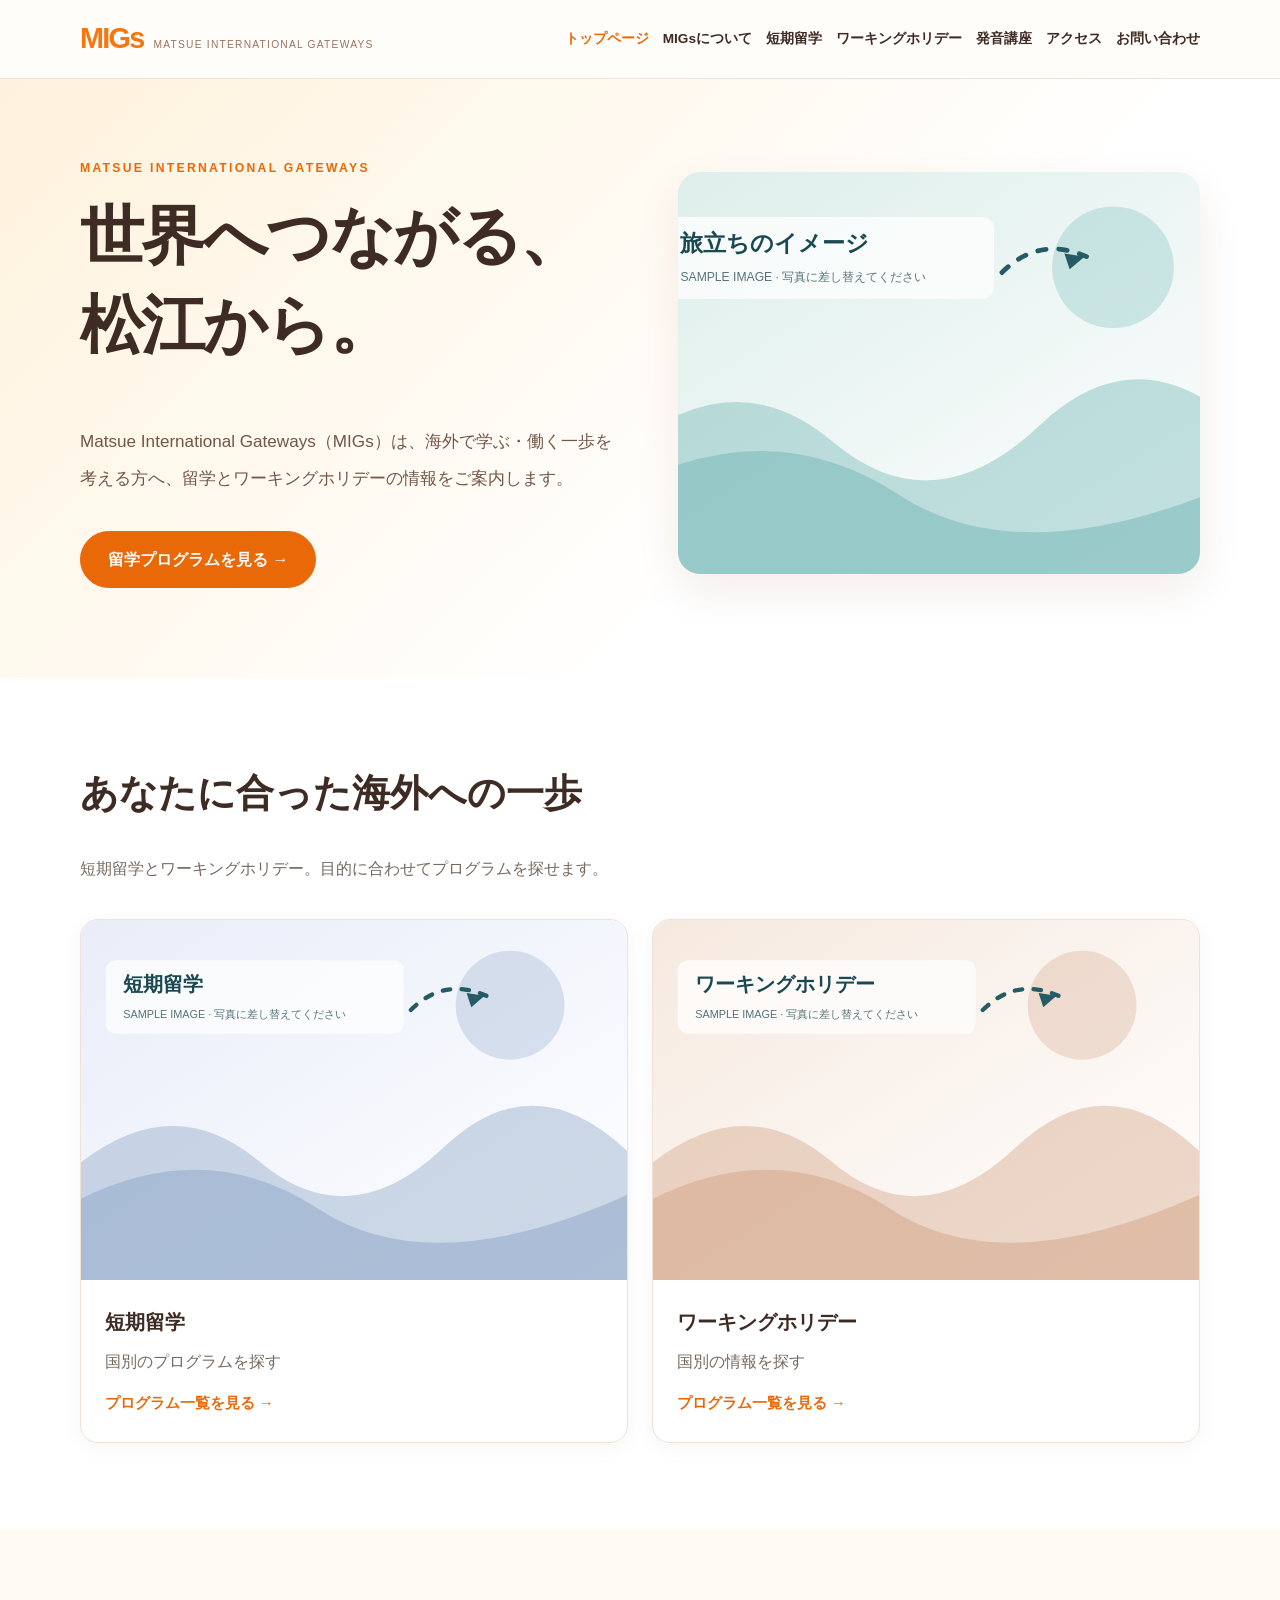
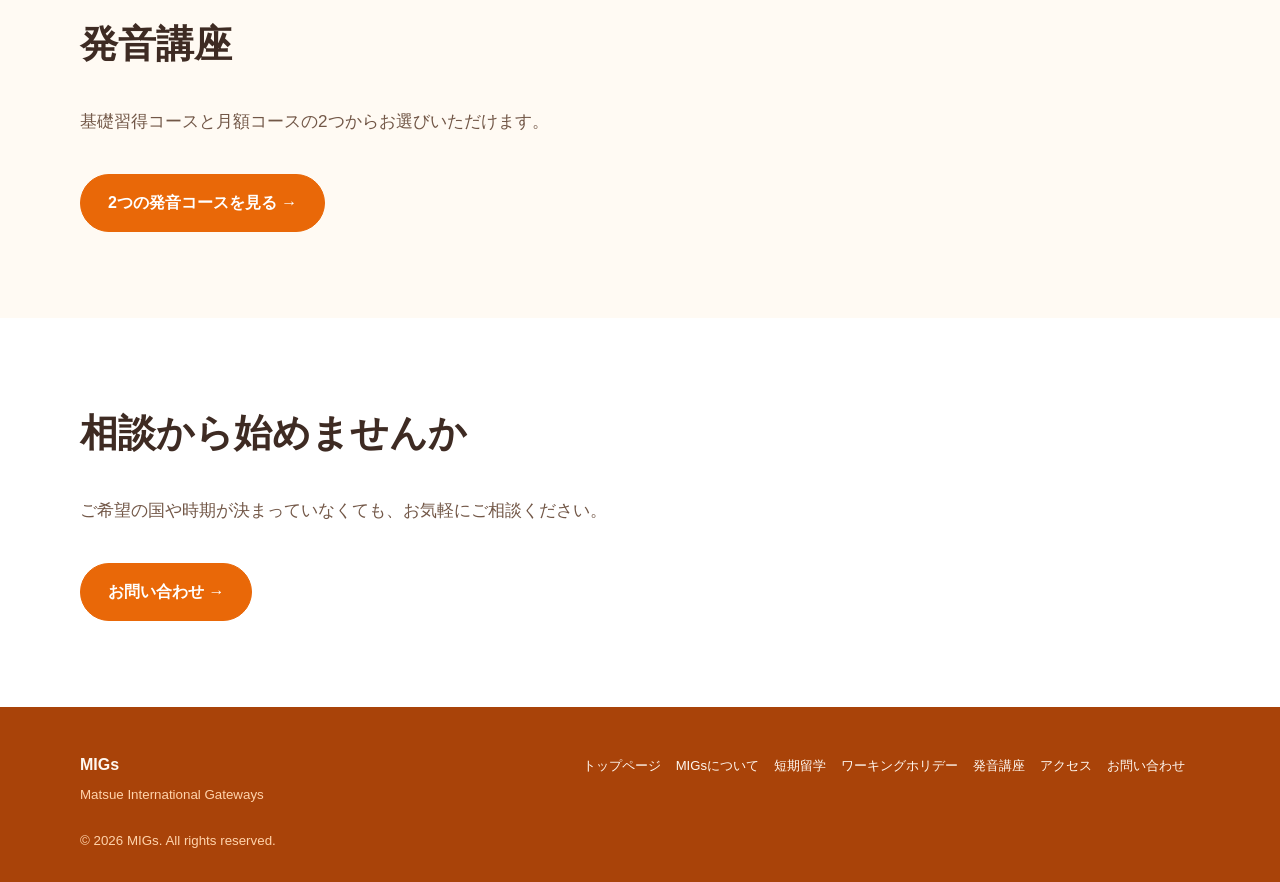
<file: index.html>
<!doctype html><html lang="ja"><head><meta charset="utf-8"><meta name="viewport" content="width=device-width,initial-scale=1"><meta name="description" content="Matsue International Gateways - 松江から海外留学・ワーキングホリデーへ"><meta name="theme-color" content="#123b43"><title>MIGs | Matsue International Gateways</title><link rel="stylesheet" href="assets/style.css?v=20261114-access"></head><body data-page="index"><div id="site-header"></div><main id="app" aria-live="polite"><section class="loading"><p>ページを読み込んでいます…</p></section></main><div id="site-footer"></div><script defer src="assets/app.js?v=20261114-access"></script></body></html>
</file>
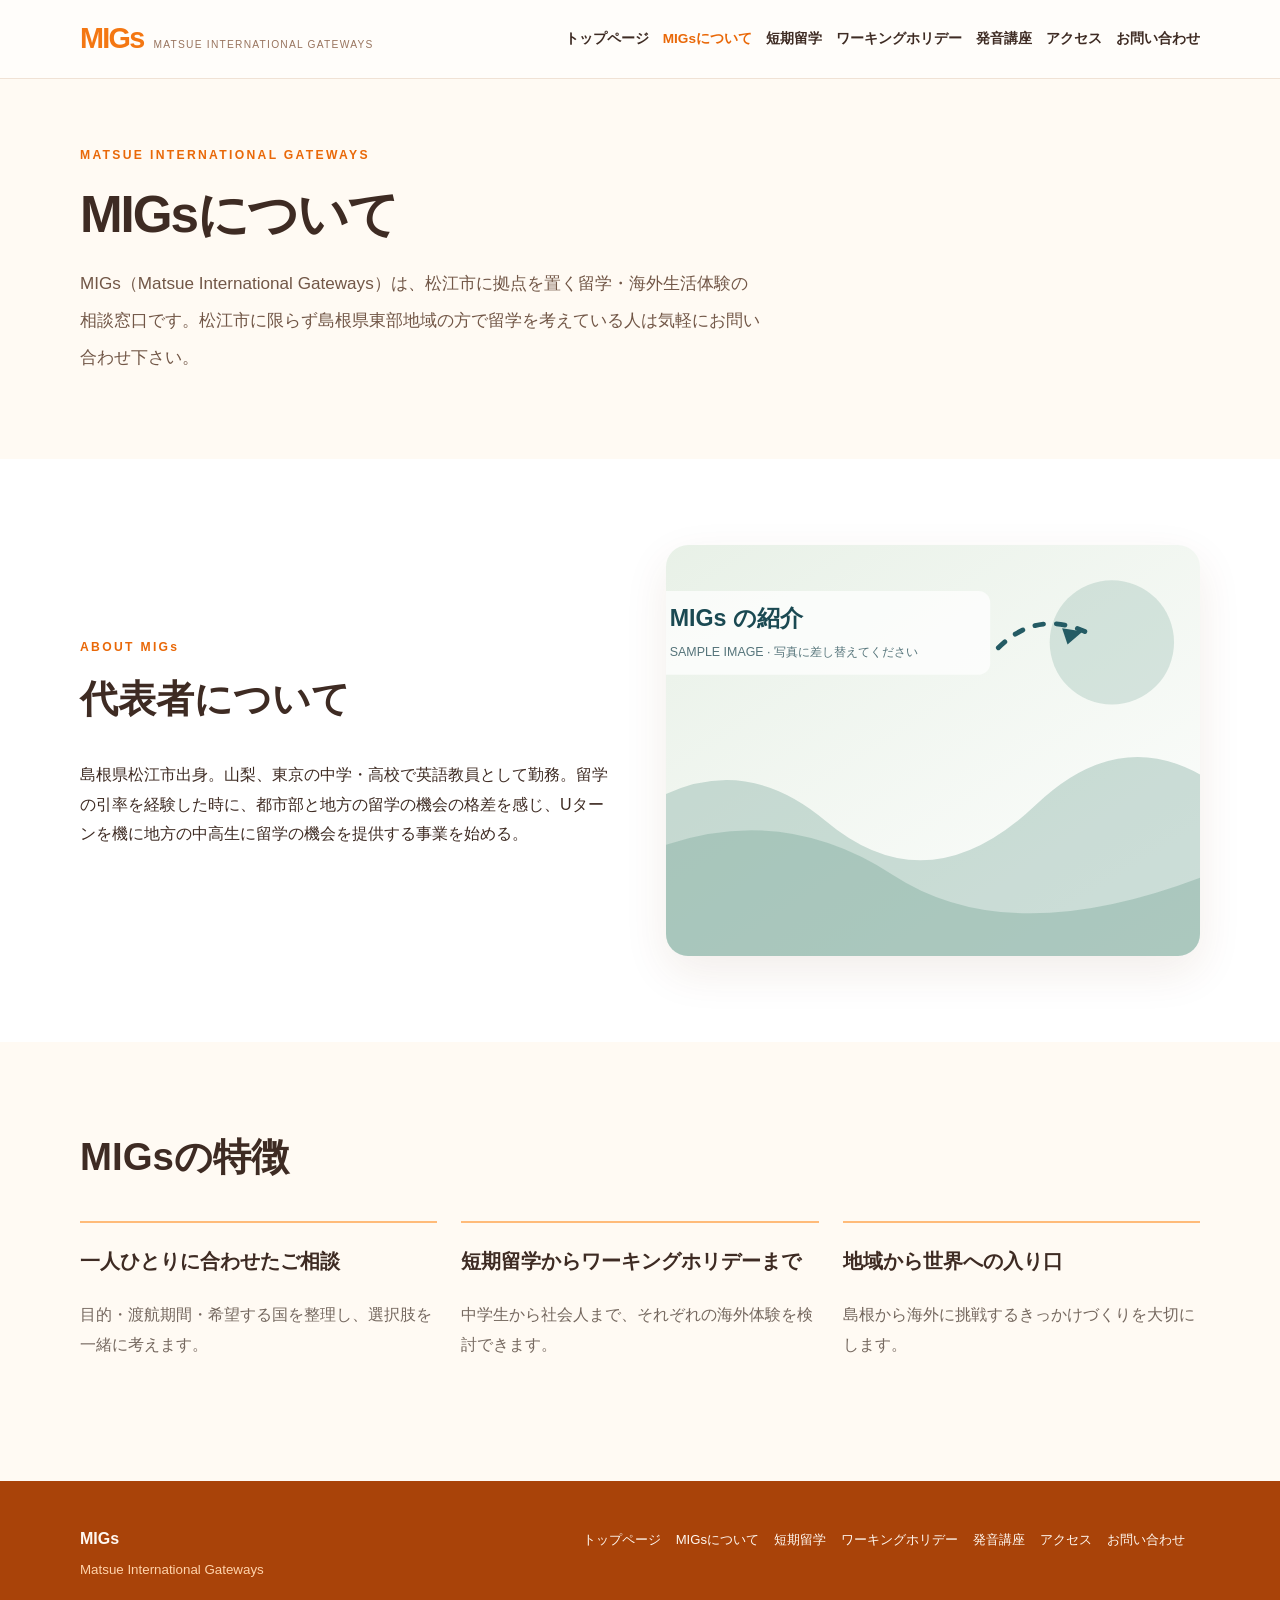
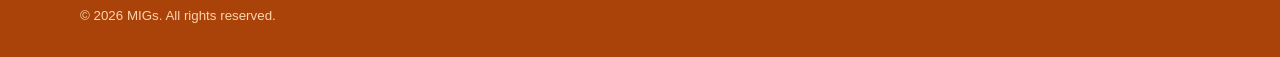
<file: about.html>
<!doctype html><html lang="ja"><head><meta charset="utf-8"><meta name="viewport" content="width=device-width,initial-scale=1"><meta name="description" content="Matsue International Gateways - 松江から海外留学・ワーキングホリデーへ"><meta name="theme-color" content="#123b43"><title>MIGs | Matsue International Gateways</title><link rel="stylesheet" href="assets/style.css?v=20261114-access"></head><body data-page="about"><div id="site-header"></div><main id="app" aria-live="polite"><section class="loading"><p>ページを読み込んでいます…</p></section></main><div id="site-footer"></div><script defer src="assets/app.js?v=20261114-access"></script></body></html>
</file>
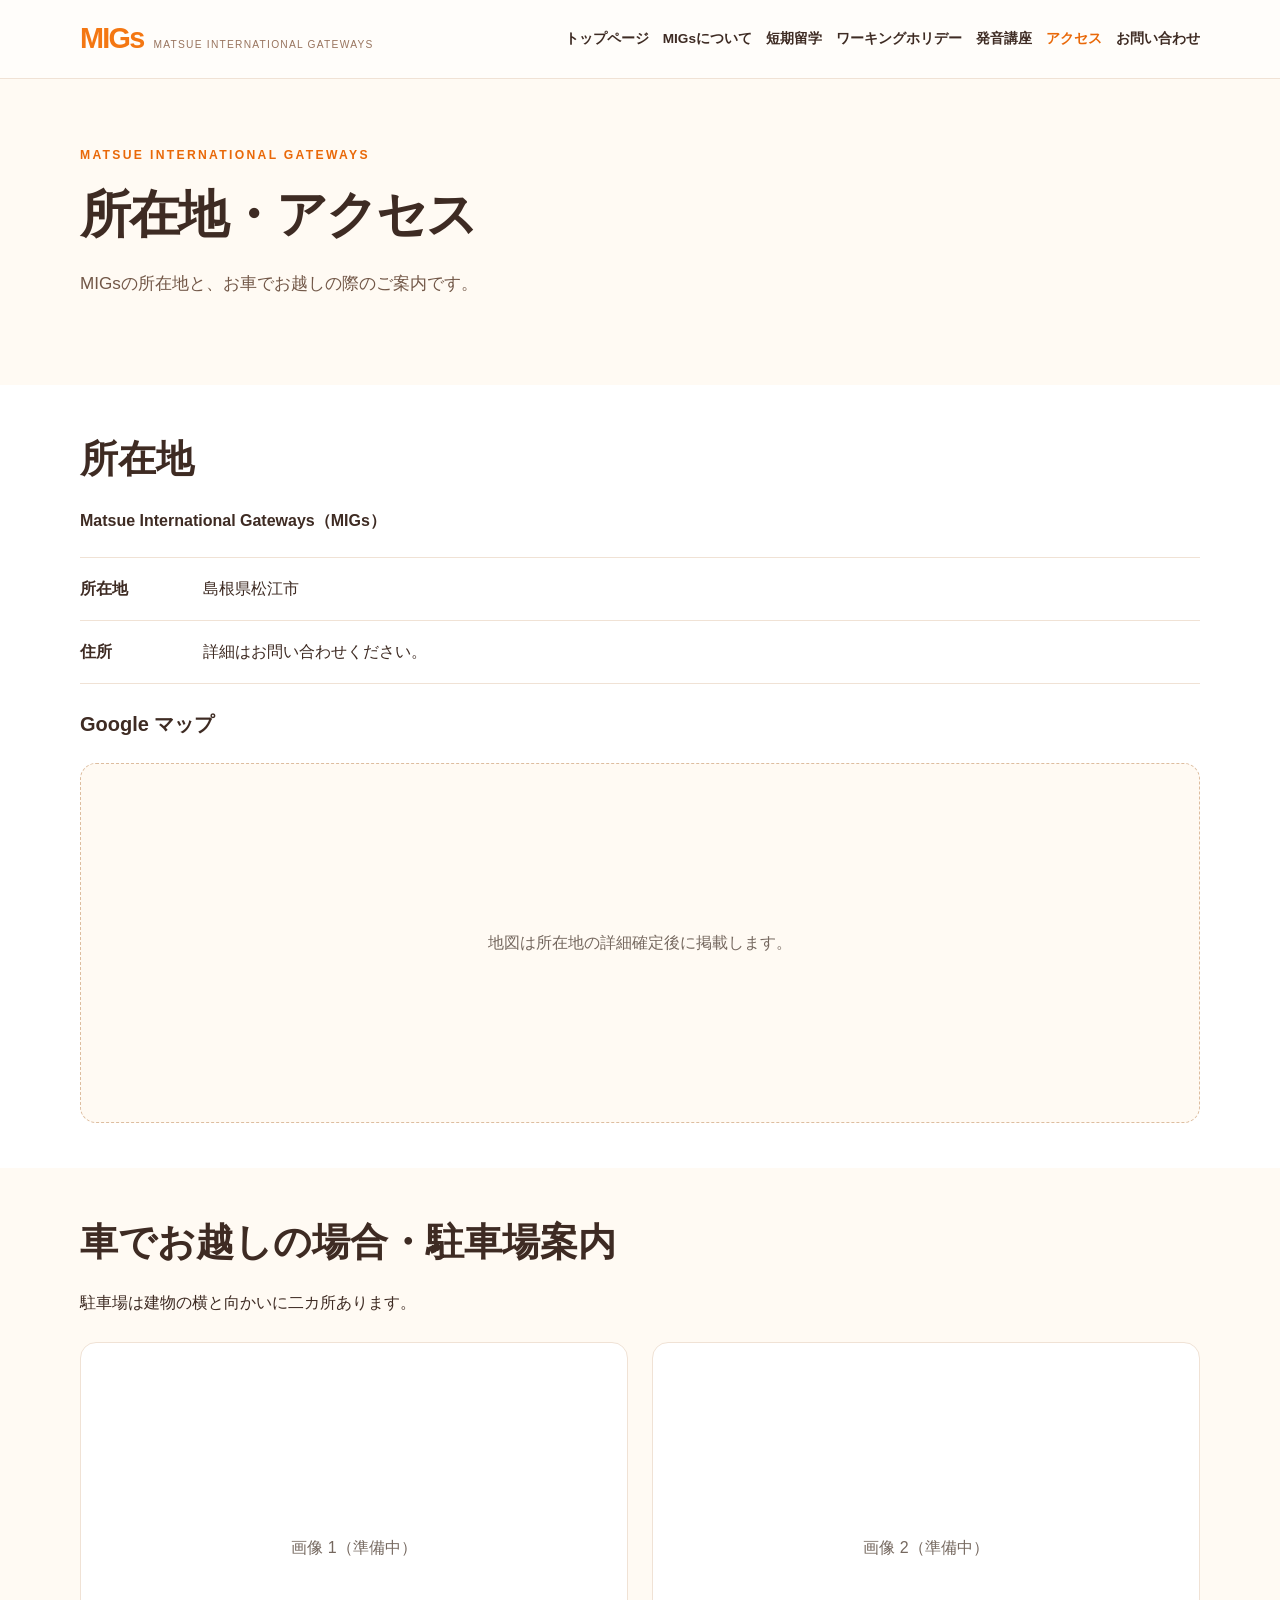
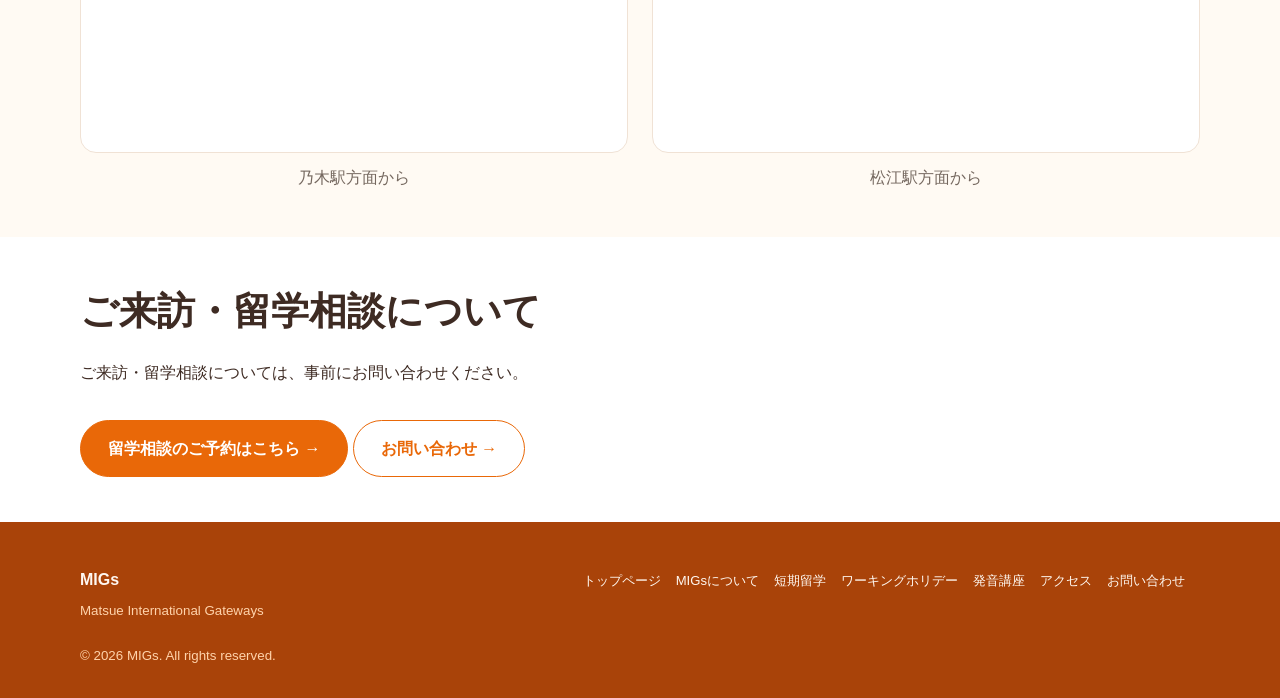
<file: access.html>
<!doctype html><html lang="ja"><head><meta charset="utf-8"><meta name="viewport" content="width=device-width,initial-scale=1"><meta name="description" content="Matsue International Gateways - 松江から海外留学・ワーキングホリデーへ"><meta name="theme-color" content="#123b43"><title>所在地・アクセス | MIGs</title><link rel="stylesheet" href="assets/style.css?v=20261114-access"></head><body data-page="access"><div id="site-header"></div><main id="app" aria-live="polite"><section class="loading"><p>ページを読み込んでいます…</p></section></main><div id="site-footer"></div><script defer src="assets/app.js?v=20261114-access"></script></body></html>
</file>
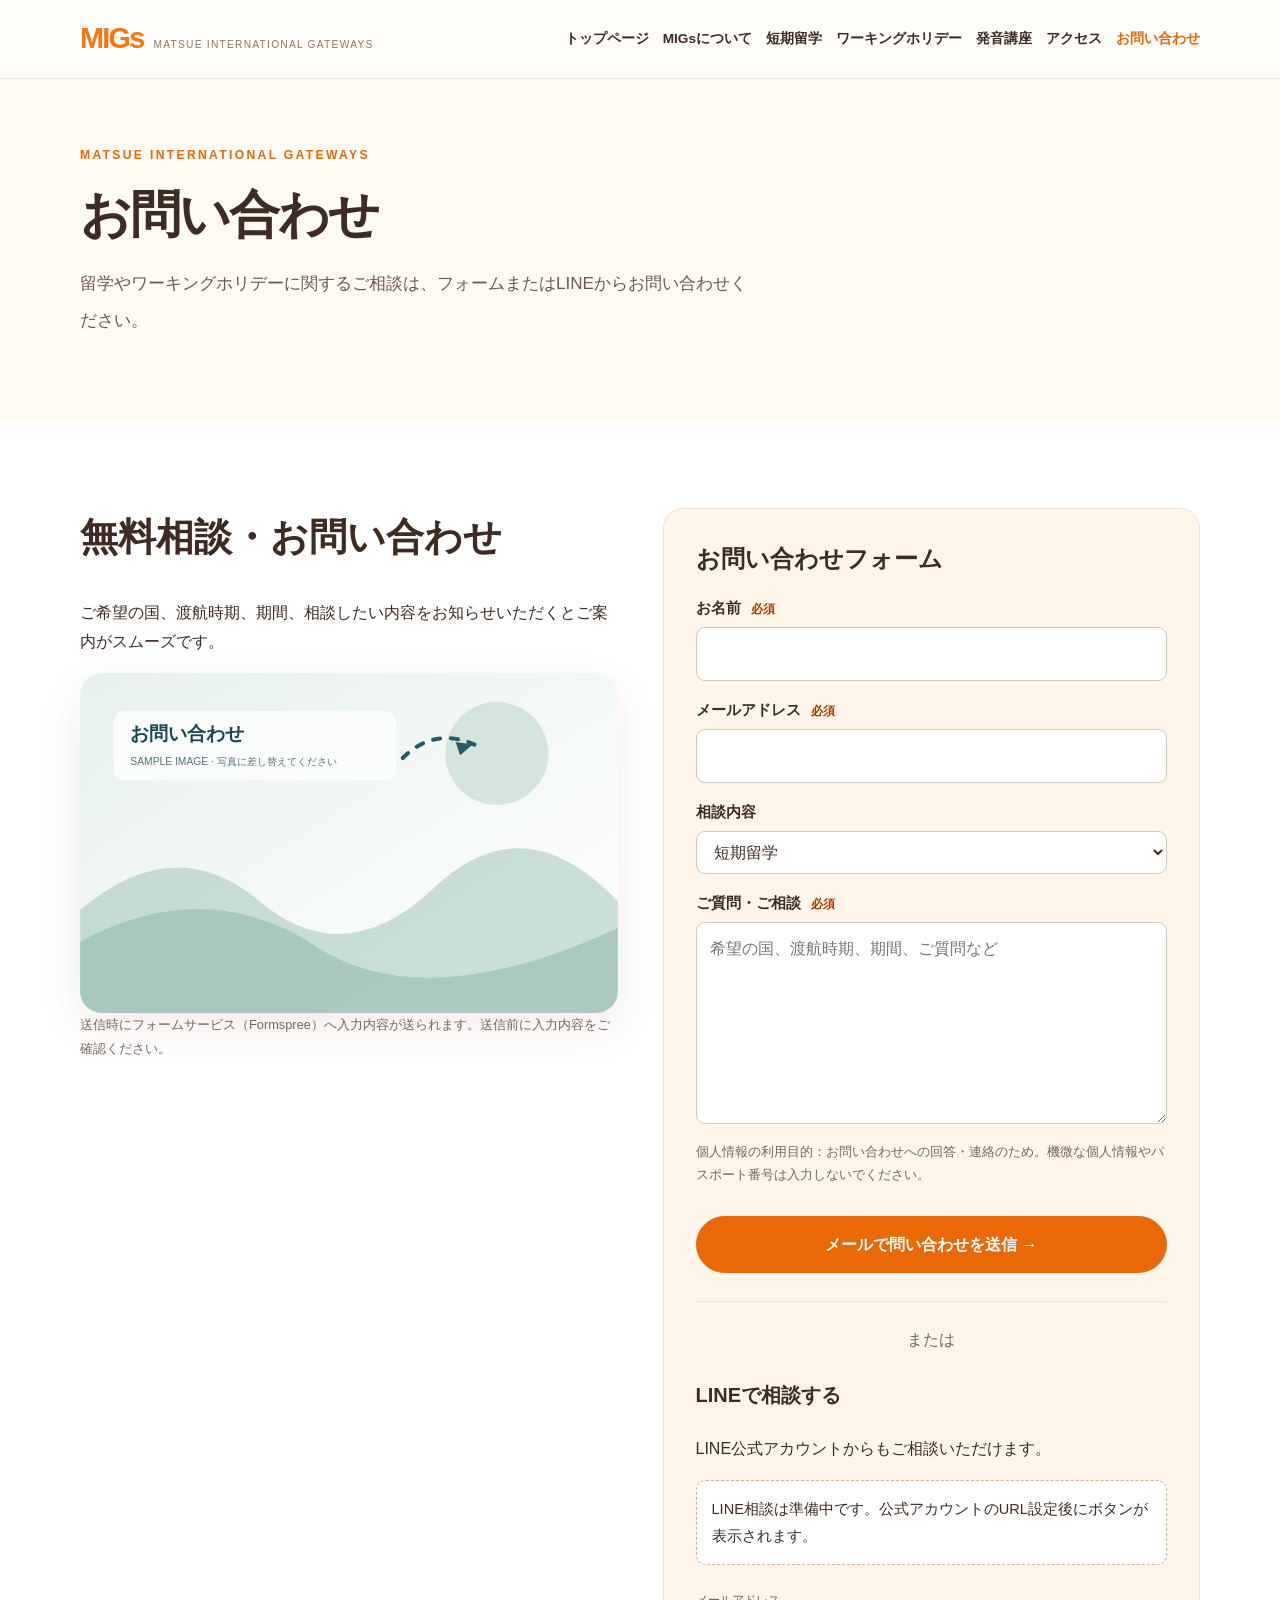
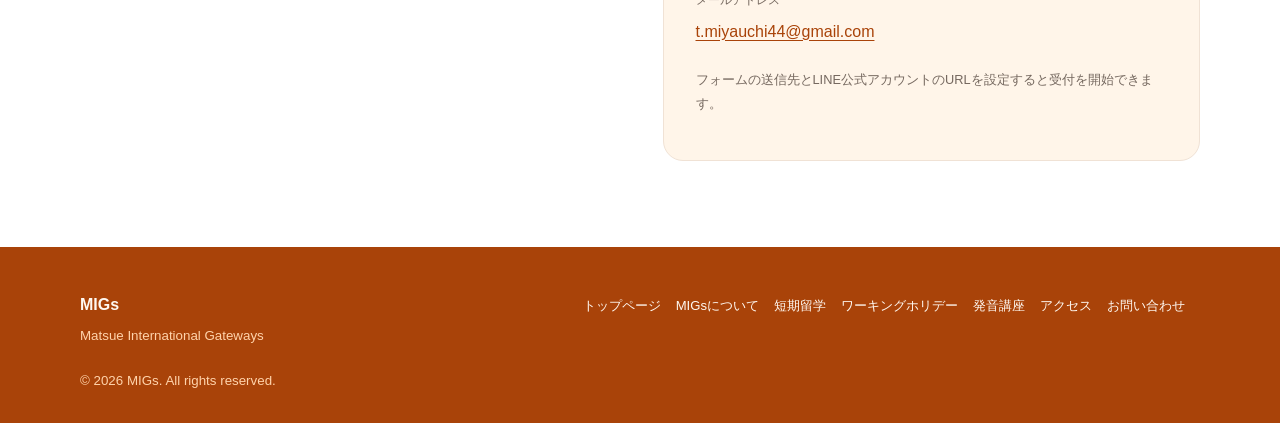
<file: contact.html>
<!doctype html><html lang="ja"><head><meta charset="utf-8"><meta name="viewport" content="width=device-width,initial-scale=1"><meta name="description" content="Matsue International Gateways - 松江から海外留学・ワーキングホリデーへ"><meta name="theme-color" content="#123b43"><title>MIGs | Matsue International Gateways</title><link rel="stylesheet" href="assets/style.css?v=20261114-access"></head><body data-page="contact"><div id="site-header"></div><main id="app" aria-live="polite"><section class="loading"><p>ページを読み込んでいます…</p></section></main><div id="site-footer"></div><script defer src="assets/app.js?v=20261114-access"></script></body></html>
</file>
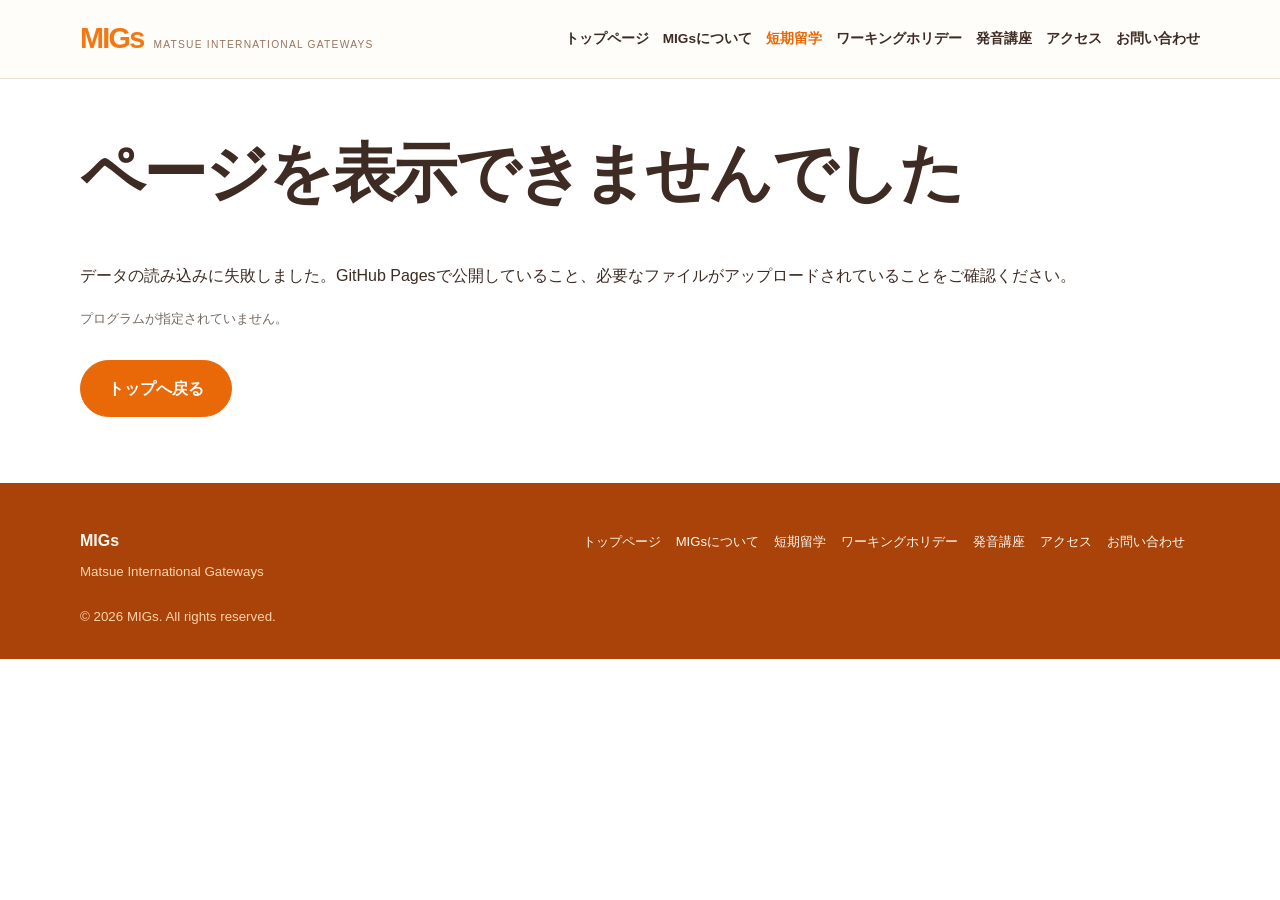
<file: program.html>
<!doctype html><html lang="ja"><head><meta charset="utf-8"><meta name="viewport" content="width=device-width,initial-scale=1"><meta name="description" content="Matsue International Gateways - 松江から海外留学・ワーキングホリデーへ"><meta name="theme-color" content="#123b43"><title>MIGs | Matsue International Gateways</title><link rel="stylesheet" href="assets/style.css?v=20261114-access"></head><body data-page="program"><div id="site-header"></div><main id="app" aria-live="polite"><section class="loading"><p>ページを読み込んでいます…</p></section></main><div id="site-footer"></div><script defer src="assets/app.js?v=20261114-access"></script></body></html>
</file>
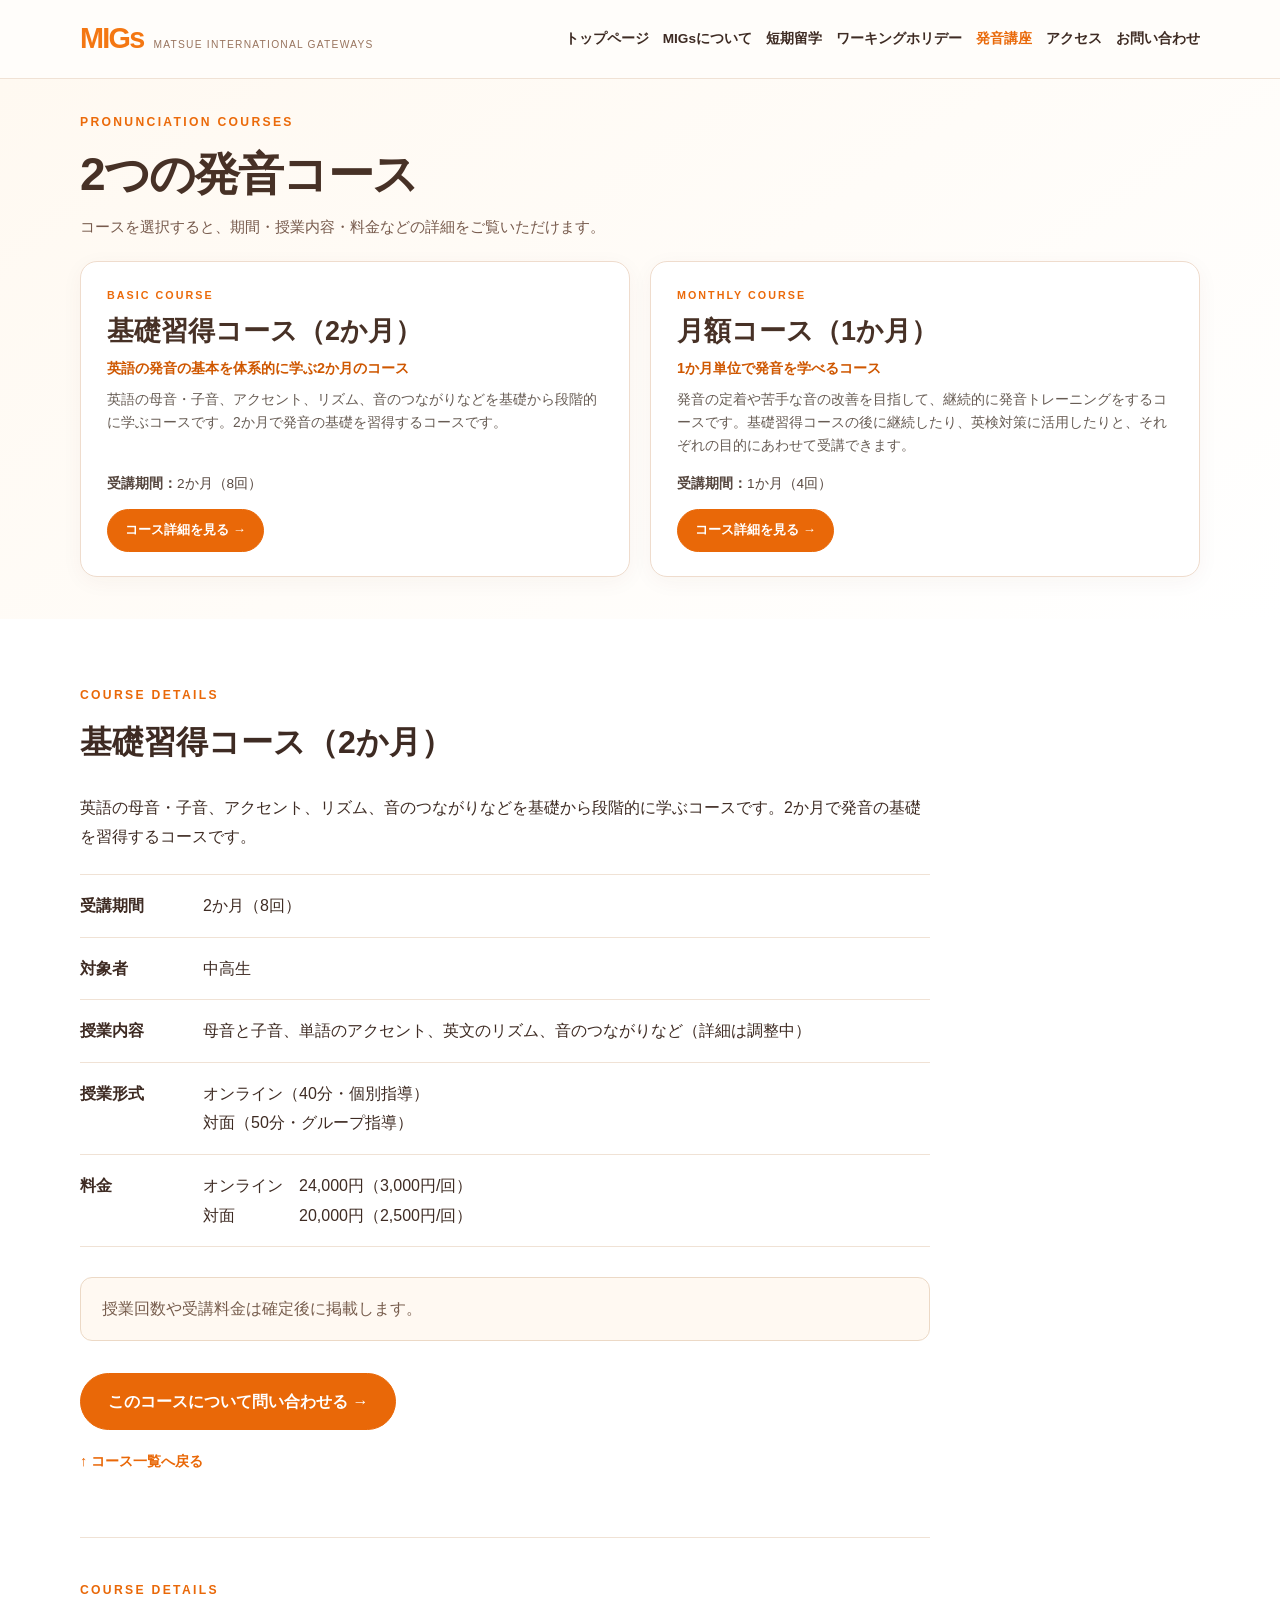
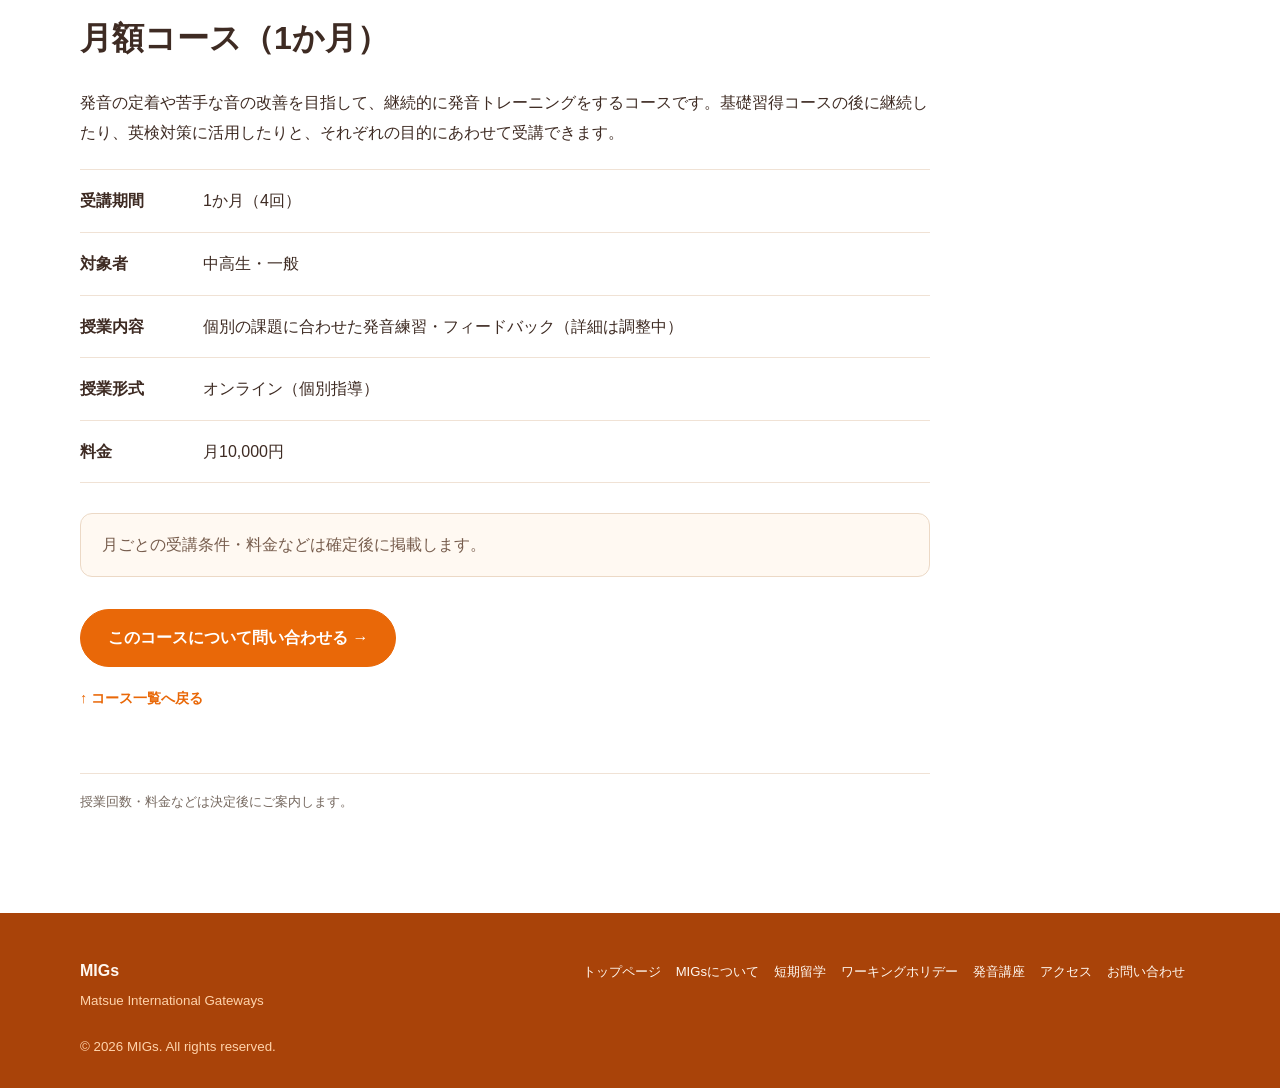
<file: pronunciation.html>
<!doctype html><html lang="ja"><head><meta charset="utf-8"><meta name="viewport" content="width=device-width,initial-scale=1"><meta name="description" content="Matsue International Gateways - 松江から海外留学・ワーキングホリデーへ"><meta name="theme-color" content="#123b43"><title>発音講座 | MIGs</title><link rel="stylesheet" href="assets/style.css?v=20261114-access"></head><body data-page="pronunciation"><div id="site-header"></div><main id="app" aria-live="polite"><section class="loading"><p>ページを読み込んでいます…</p></section></main><div id="site-footer"></div><script defer src="assets/app.js?v=20261114-access"></script></body></html>
</file>
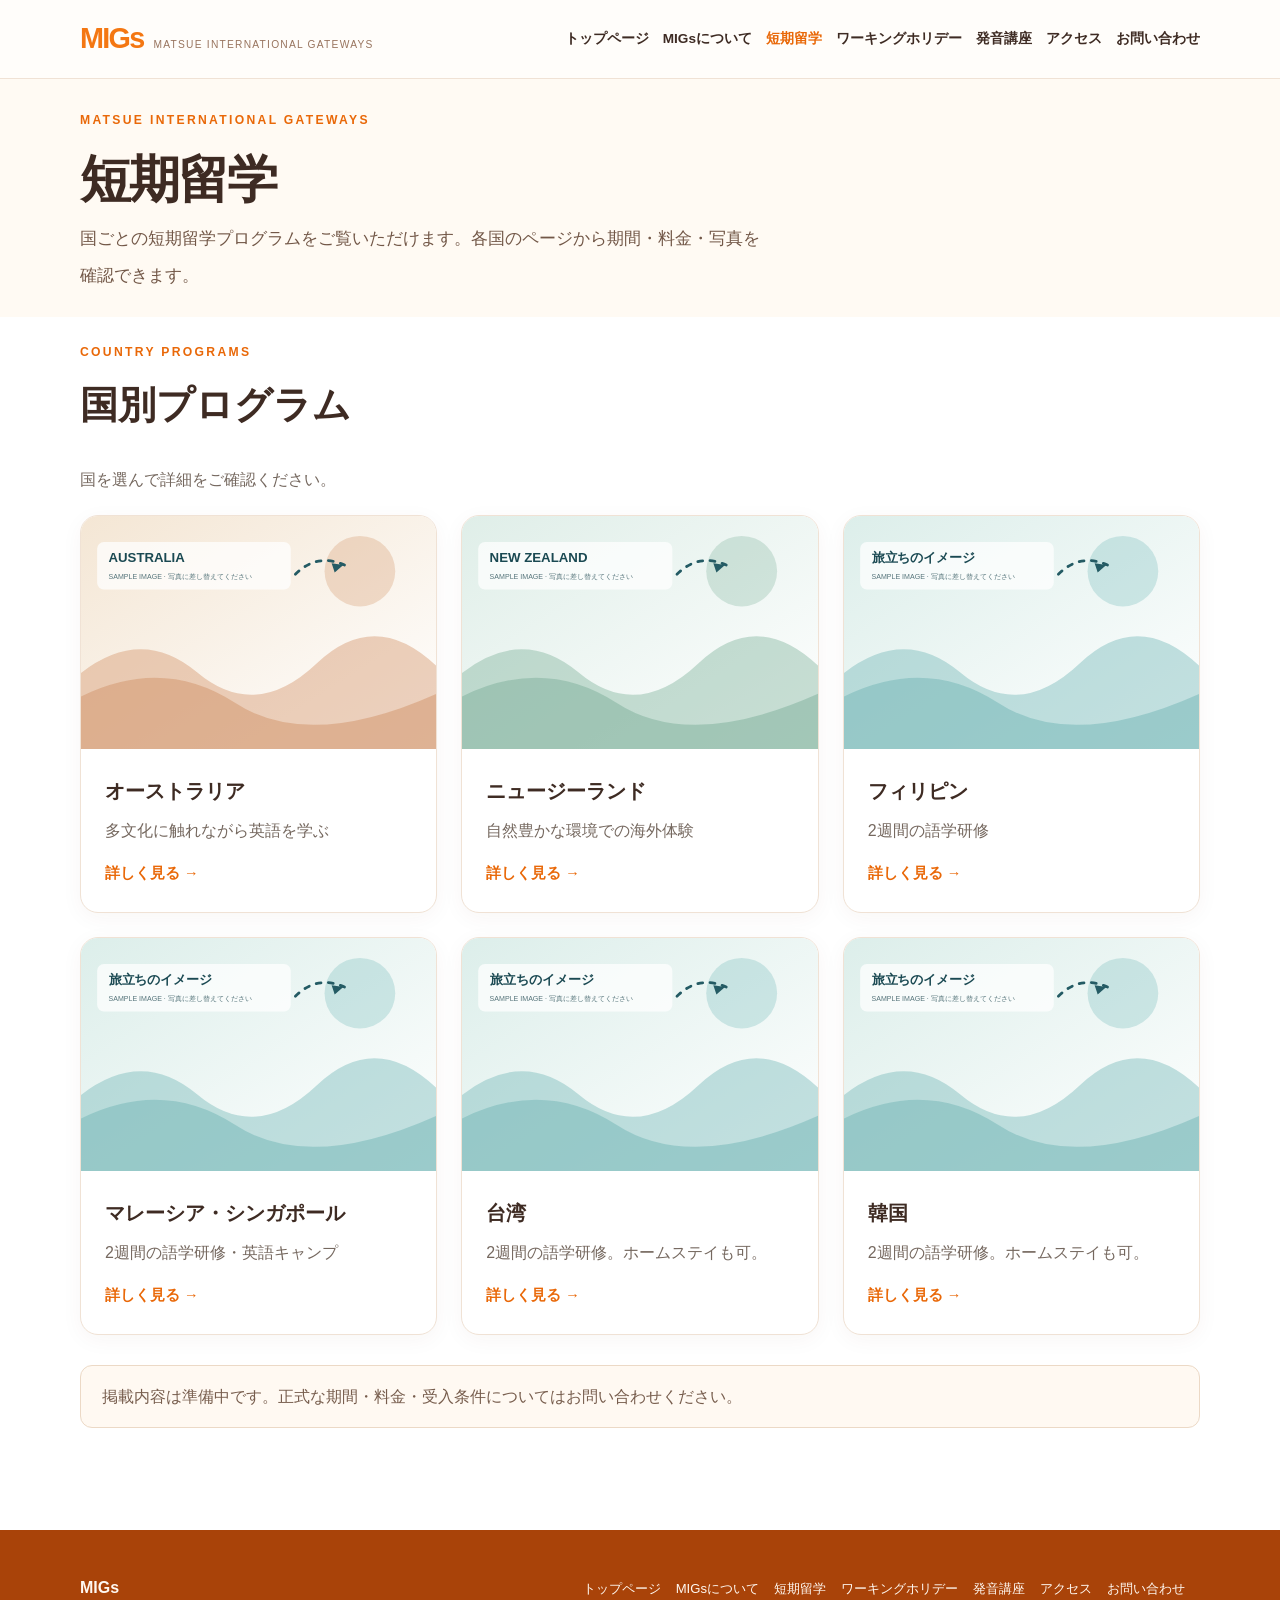
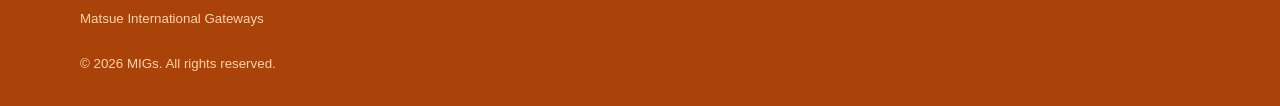
<file: short-term.html>
<!doctype html><html lang="ja"><head><meta charset="utf-8"><meta name="viewport" content="width=device-width,initial-scale=1"><meta name="description" content="Matsue International Gateways - 松江から海外留学・ワーキングホリデーへ"><meta name="theme-color" content="#123b43"><title>MIGs | Matsue International Gateways</title><link rel="stylesheet" href="assets/style.css?v=20261114-access"></head><body data-page="short-term"><div id="site-header"></div><main id="app" aria-live="polite"><section class="loading"><p>ページを読み込んでいます…</p></section></main><div id="site-footer"></div><script defer src="assets/app.js?v=20261114-access"></script></body></html>
</file>
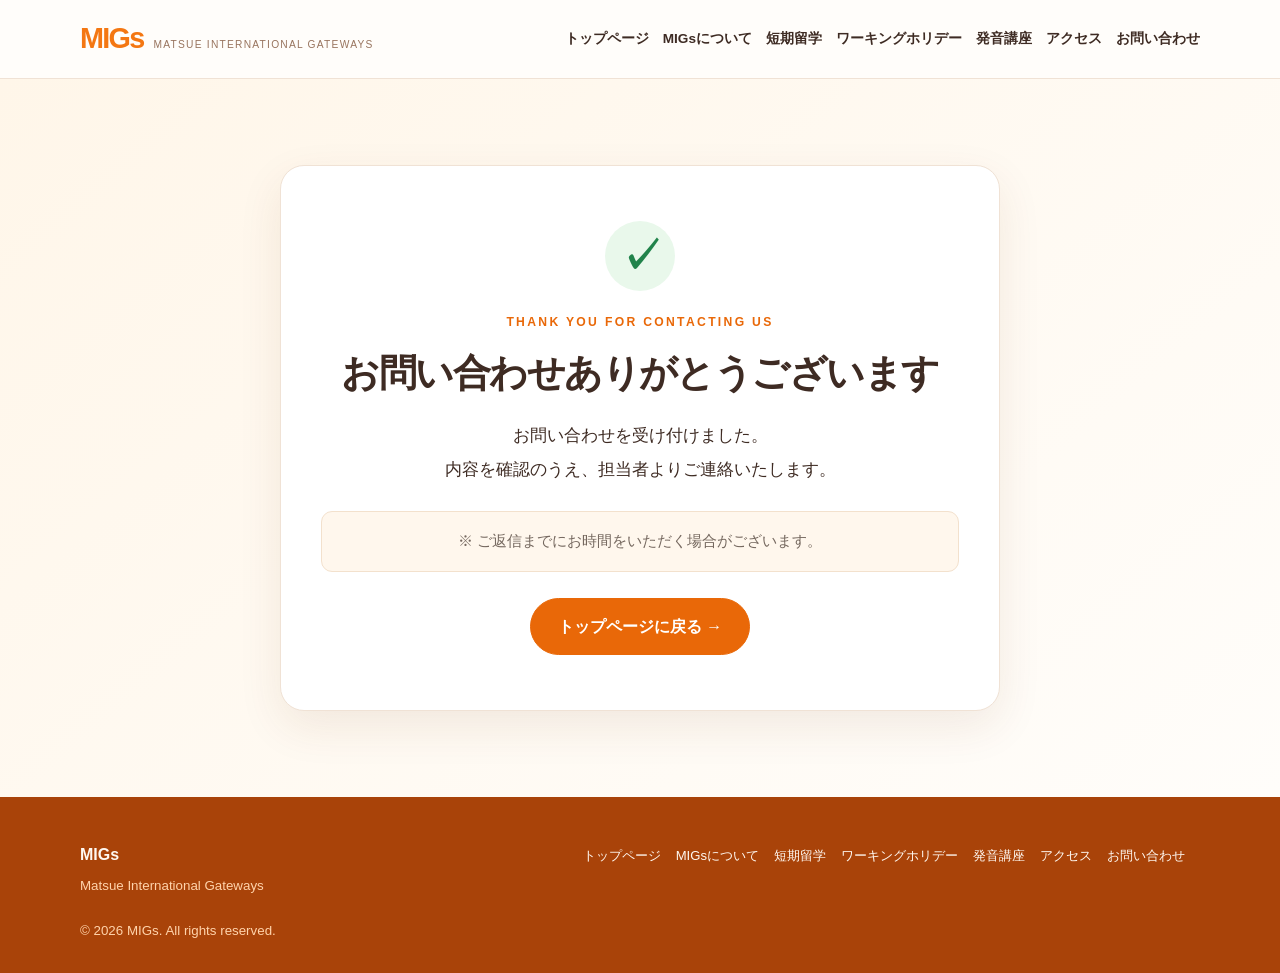
<file: thanks.html>
<!doctype html><html lang="ja"><head><meta charset="utf-8"><meta name="viewport" content="width=device-width,initial-scale=1"><meta name="description" content="MIGs お問い合わせ送信完了"><meta name="theme-color" content="#123b43"><title>お問い合わせありがとうございます | MIGs</title><link rel="stylesheet" href="assets/style.css?v=20261114-access"></head><body data-page="thanks"><div id="site-header"></div><main id="app" aria-live="polite"><section class="loading"><p>ページを読み込んでいます…</p></section></main><div id="site-footer"></div><script defer src="assets/app.js?v=20261114-access"></script></body></html>
</file>
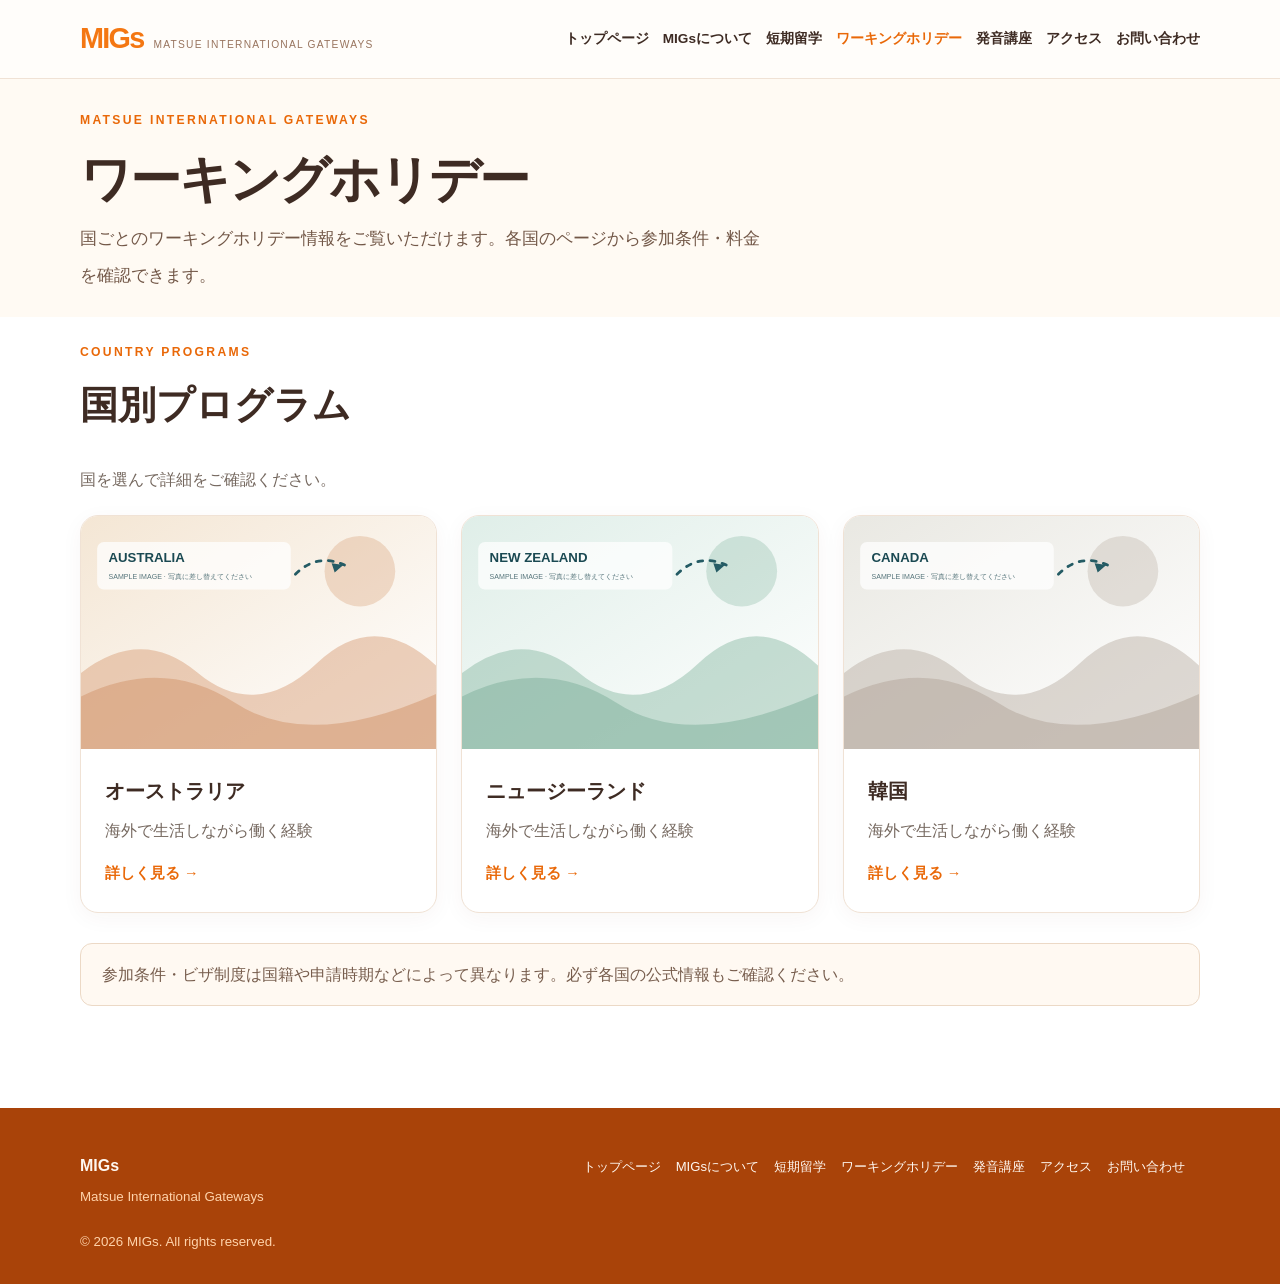
<file: working-holiday.html>
<!doctype html><html lang="ja"><head><meta charset="utf-8"><meta name="viewport" content="width=device-width,initial-scale=1"><meta name="description" content="Matsue International Gateways - 松江から海外留学・ワーキングホリデーへ"><meta name="theme-color" content="#123b43"><title>MIGs | Matsue International Gateways</title><link rel="stylesheet" href="assets/style.css?v=20261114-access"></head><body data-page="working-holiday"><div id="site-header"></div><main id="app" aria-live="polite"><section class="loading"><p>ページを読み込んでいます…</p></section></main><div id="site-footer"></div><script defer src="assets/app.js?v=20261114-access"></script></body></html>
</file>
<file: assets/style.css>
:root{--ink:#3e2b23;--muted:#75685f;--teal:#e96808;--line:#f0e2d5;--cream:#fffaf3;--white:#fff;--shadow:0 16px 45px rgba(108,52,18,.09)}*{box-sizing:border-box}html{scroll-behavior:smooth}body{margin:0;color:var(--ink);background:#fff;font-family:"Noto Sans JP","Hiragino Kaku Gothic ProN","Yu Gothic",sans-serif;line-height:1.85}a{color:inherit;text-decoration:none}button{font:inherit}img{max-width:100%;display:block}h1,h2,h3,p{margin-top:0}h1{font-size:clamp(2.15rem,5vw,4.7rem);letter-spacing:-.04em;line-height:1.4}h2{font-size:clamp(1.7rem,3vw,2.75rem);line-height:1.5}h3{font-size:1.25rem}.wrap{width:min(1120px,calc(100% - 40px));margin:auto}.header{background:#fffdfa;border-bottom:1px solid var(--line);position:sticky;top:0;z-index:20}.header-row{display:flex;align-items:center;justify-content:space-between;gap:18px;min-height:78px}.brand{display:flex;align-items:baseline;gap:10px;white-space:nowrap}.brand strong{font-size:1.8rem;line-height:1;letter-spacing:-.06em;color:#e96808}.brand span{font-size:.64rem;letter-spacing:.12em;color:#98745e}.nav{display:flex;gap:22px;align-items:center}.nav a{font-size:.85rem;font-weight:700;white-space:nowrap;transition:color .2s}.nav a:hover,.nav a[aria-current=page]{color:#fa7b13}.mobile-menu{display:none;background:#fff;border:1px solid var(--line);border-radius:10px;padding:7px 14px}.hero{background:linear-gradient(135deg,#fff2dc 0%,#fff 64%);padding:78px 0 90px}.hero-grid{display:grid;grid-template-columns:1.02fr .98fr;gap:54px;align-items:center}.eyebrow{font-size:.76rem;letter-spacing:.19em;color:#f2760a;font-weight:800}.intro{font-size:1.07rem;color:#725747;line-height:2.15;max-width:680px}.hero img,.featured-photo,.page-visual img,.detail-img{width:100%;object-fit:cover;border-radius:22px;box-shadow:var(--shadow)}.hero img{aspect-ratio:1.3}.button{display:inline-flex;align-items:center;gap:12px;background:#e96808;color:#fff;border-radius:999px;font-weight:700;padding:13px 27px;min-height:49px;border:1px solid #e96808;margin-top:16px;transition:transform .2s,background .2s}.button:hover{transform:translateY(-2px);background:#c94c00}.button.outline{background:transparent;color:#e96808}.button.outline:hover{background:#fff0df}.section{padding:86px 0}.section.tinted,.page-header{background:var(--cream)}.section-head{max-width:760px;margin-bottom:36px}.muted{color:var(--muted)}.cards{display:grid;grid-template-columns:repeat(3,minmax(0,1fr));gap:24px}.cards.two{grid-template-columns:repeat(2,minmax(0,1fr))}.tile{background:#fff;border:1px solid var(--line);border-radius:18px;overflow:hidden;box-shadow:0 5px 22px rgba(103,53,20,.045);transition:transform .2s,box-shadow .2s}.tile:hover{transform:translateY(-4px);box-shadow:var(--shadow)}.tile img{aspect-ratio:1.52;object-fit:cover;width:100%}.tile-content{padding:24px}.tile h3{margin-bottom:6px}.tile p{color:var(--muted);margin-bottom:12px}.tile .more{font-weight:800;color:var(--teal);font-size:.91rem}.page-header{padding:65px 0}.page-header h1{font-size:clamp(2.2rem,4vw,3.7rem);margin-bottom:16px}.page-visual img{max-height:410px;aspect-ratio:2.5;object-fit:cover}.split{display:grid;grid-template-columns:1fr 1fr;align-items:center;gap:52px}.split img{aspect-ratio:1.3}.feature{border-top:2px solid #ffbb79;padding:20px 0}.feature p{color:var(--muted)}.note{padding:16px 21px;border:1px solid #ecd9c6;background:#fff9f2;border-radius:12px;color:#775d4d;margin-top:30px}.detail-grid{display:grid;grid-template-columns:1.1fr .9fr;gap:48px;align-items:start}.detail-img{aspect-ratio:1.4}.facts{border-top:1px solid var(--line);margin:22px 0}.fact{padding:16px 0;border-bottom:1px solid var(--line);display:grid;grid-template-columns:105px 1fr;gap:18px}.fact dt{font-weight:700}.fact dd{margin:0;white-space:pre-wrap;overflow-wrap:anywhere}.contact-grid{display:grid;grid-template-columns:1fr 1fr;gap:45px}.contact-panel{background:#fff5e9;padding:32px;border-radius:20px;border:1px solid var(--line)}.contact-panel p{overflow-wrap:anywhere}.label{font-size:.78rem;color:var(--muted);margin-bottom:4px}.footer{background:#a94309;color:#fff8f1;padding:43px 0 28px}.footer-row{display:flex;justify-content:space-between;gap:24px;flex-wrap:wrap}.footer small{color:#ffd3ab}.footer a{margin-right:15px;font-size:.82rem}.loading{min-height:55vh;display:grid;place-items:center}.error{padding:50px 0}.smallprint{font-size:.8rem;color:var(--muted)}.backlink{color:var(--teal);font-weight:700;font-size:.9rem}.empty{padding:35px;border:1px dashed #ddbd9f;border-radius:15px;color:var(--muted)}
@media(max-width:900px){.brand span{display:none}.nav{gap:12px}.nav a{font-size:.77rem}.hero-grid,.split,.detail-grid,.contact-grid{gap:26px}.hero{padding:55px 0}.section{padding:60px 0}}
@media(max-width:680px){.header-row{min-height:67px}.brand strong{font-size:1.6rem}.mobile-menu{display:block}.nav{display:none;position:absolute;top:66px;left:0;right:0;padding:14px 20px 22px;background:#fff;box-shadow:0 14px 20px rgba(0,0,0,.08);flex-direction:column;align-items:stretch;gap:0}.nav.open{display:flex}.nav a{padding:10px 0;border-bottom:1px solid var(--line);font-size:.95rem}.hero-grid,.split,.detail-grid,.contact-grid,.cards,.cards.two{grid-template-columns:1fr}.hero-grid{gap:26px}.hero img{aspect-ratio:1.45}.page-header{padding:46px 0}.page-visual img{aspect-ratio:1.55}.section{padding:48px 0}.tile-content{padding:20px}.contact-panel{padding:24px}}

/* Pronunciation course landing: no hero image; both courses visible on entry */
.pronunciation-top{padding:32px 0 42px;background:linear-gradient(145deg,#fff9f1,#fff)}
.pronunciation-top h1{font-size:clamp(1.9rem,3.6vw,3rem);margin:0 0 6px;color:#473126}
.pronunciation-top .eyebrow{color:#eb6a0a;margin:0 0 9px}
.pronunciation-intro{color:#775a4c;margin-bottom:20px;font-size:.96rem}
.pronunciation-grid{display:grid;grid-template-columns:repeat(2,minmax(0,1fr));gap:20px}
.pronunciation-card{background:#fff;border:1px solid #efdccd;border-radius:17px;padding:24px 26px;box-shadow:0 5px 22px rgba(85,52,19,.045);display:flex;flex-direction:column;align-items:start}
.pronunciation-card h2{font-size:clamp(1.25rem,2.3vw,1.68rem);margin:0 0 6px;line-height:1.5;color:#473126}
.pronunciation-card .eyebrow{font-size:.67rem;margin:0 0 5px}
.course-subtitle{color:#cf5700;font-weight:700;margin:0 0 10px;font-size:.9rem;line-height:1.5}
.course-summary{color:#675c54;font-size:.86rem;line-height:1.65;margin:0 0 9px}
.course-duration{font-size:.85rem;color:#55463e;margin:auto 0 0;padding-top:5px}
.pronunciation-card .button{background:#e96808;border-color:#e96808;padding:8px 17px;min-height:38px;font-size:.82rem;margin-top:13px}
.pronunciation-card .button:hover{background:#c94c00}
.pronunciation-detail-area{padding-top:40px}
.course-details{scroll-margin-top:95px;padding:25px 0 45px;border-bottom:1px solid var(--line);margin-bottom:16px;max-width:850px}
.course-details h2{font-size:clamp(1.5rem,3vw,2rem)}
.course-details .backlink{display:inline-block;margin-top:18px}
@media(max-width:680px){.pronunciation-top{padding:24px 0 30px}.pronunciation-grid{grid-template-columns:1fr;gap:12px}.pronunciation-card{padding:17px 20px}.pronunciation-card h2{font-size:1.25rem}.pronunciation-card .button{margin-top:10px}.course-summary{font-size:.82rem}}

/* Short-term and working-holiday landing pages: show program cards immediately. */
body[data-page="short-term"] .page-header,body[data-page="working-holiday"] .page-header{padding:30px 0 22px}
body[data-page="short-term"] .page-header h1,body[data-page="working-holiday"] .page-header h1{margin-bottom:6px}
body[data-page="short-term"] .page-header .intro,body[data-page="working-holiday"] .page-header .intro{margin-bottom:0}
body[data-page="short-term"] main>.section,body[data-page="working-holiday"] main>.section{padding-top:24px}
body[data-page="short-term"] .category-list-head,body[data-page="working-holiday"] .category-list-head{margin-bottom:20px}

/* Bright orange accents (2026-11-08) */
.brand strong{color:#f47712}
.nav a:hover,.nav a[aria-current=page],.eyebrow{color:#e96808}
.button,.pronunciation-card .button{background:#e96808;border-color:#e96808}
.button:hover,.pronunciation-card .button:hover{background:#c94c00}
.footer{background:#a94309}

/* MIGs inquiry form */
.contact-panel-title{font-size:1.5rem;margin-bottom:18px}.inquiry-form{display:grid;gap:16px}.form-field{display:grid;gap:5px}.form-field label{font-size:.92rem;font-weight:700}.form-field input,.form-field select,.form-field textarea{width:100%;border:1px solid #d9c6b4;border-radius:9px;background:#fff;padding:11px 13px;font:inherit;font-size:16px;color:var(--ink)}.form-field textarea{resize:vertical;min-height:130px}.form-field :is(input,select,textarea):focus-visible{outline:2px solid #d95b08;outline-offset:2px}.required{color:#a43a00;font-size:.77rem;margin-left:6px}.form-hidden{position:absolute;left:-9999px;width:1px;height:1px;overflow:hidden}.send-button{cursor:pointer;justify-content:center;width:100%;margin-top:0}.contact-separator{text-align:center;color:var(--muted);border-top:1px solid var(--line);padding-top:23px;margin:28px 0 22px}.line-button{background:#06c755;border-color:#06c755;justify-content:center;width:100%;margin-top:10px}.line-button:hover{background:#049b43;border-color:#049b43}.setup-note{padding:15px;background:#fff;border:1px dashed #d7af91;border-radius:10px;font-size:.91rem}.setup-note p{margin:6px 0 0}.contact-email{margin-top:24px;overflow-wrap:anywhere}.contact-availability{margin-top:22px}.text-link{color:#a94309;text-decoration:underline;text-underline-offset:3px}.privacy-confirm{display:flex;gap:9px;align-items:start;font-size:.88rem}.privacy-confirm input{margin-top:8px}

/* MIGs custom Formspree submission result page */
.thanks-section{min-height:65vh;display:flex;align-items:center;background:linear-gradient(140deg,#fff6e9,#fffdfa)}
.thanks-panel{max-width:720px;margin:0 auto;text-align:center;background:#fff;padding:55px 40px;border:1px solid var(--line);border-radius:24px;box-shadow:var(--shadow)}
.thanks-check{width:70px;height:70px;border-radius:50%;background:#e9f8eb;color:#21834b;font-size:2.7rem;font-weight:700;line-height:70px;margin:0 auto 20px}
.thanks-panel h1{font-size:clamp(1.6rem,3vw,2.45rem);margin:10px 0 20px}
.thanks-lead{line-height:2;color:var(--ink);font-size:1.05rem}
.thanks-note{background:#fff7ed;border:1px solid #f3e1cd;border-radius:11px;padding:16px 20px;color:var(--muted);font-size:.91rem;margin:24px auto 10px}
.inquiry-status.inquiry-error{background:#fff0ec;border:1px solid #bb4d32;border-radius:9px;padding:12px;color:#8c2f1c;font-size:.91rem}
.send-button:disabled{opacity:.65;cursor:wait}
@media(max-width:680px){.thanks-panel{padding:40px 20px}.thanks-section{padding:40px 0}}

/* Access page */
.access-section{padding:45px 0}.access-section h2{margin-bottom:18px}.access-map{display:block;width:100%;height:360px;border:1px solid var(--line);border-radius:18px;background:var(--cream)}.access-placeholder{display:grid;place-items:center;text-align:center;padding:20px;color:var(--muted);border:1px dashed #ddbd9f;border-radius:16px;background:#fffaf3}.access-actions{display:flex;flex-wrap:wrap;gap:12px}.access-photos{display:grid;grid-template-columns:repeat(2,minmax(0,1fr));gap:24px;margin-top:24px}.access-photo{margin:0;min-width:0}.access-photo img,.access-photo .access-placeholder{width:100%;aspect-ratio:4/3;border-radius:16px;object-fit:contain;background:#fff;border:1px solid var(--line)}.access-photo figcaption{margin-top:10px;text-align:center;color:var(--muted);overflow-wrap:anywhere}.header-row .nav{gap:14px}@media(max-width:1050px){.brand span{display:none}}@media(max-width:800px){.header-row{min-height:67px}.mobile-menu{display:block}.nav{display:none;position:absolute;top:66px;left:0;right:0;padding:14px 20px 22px;background:#fff;box-shadow:0 14px 20px rgba(0,0,0,.08);flex-direction:column;align-items:stretch}.nav.open{display:flex}.header-row .nav{gap:0}.nav a{padding:10px 0;border-bottom:1px solid var(--line);font-size:.95rem}}@media(max-width:680px){.access-photos{grid-template-columns:1fr;gap:18px}.access-map{height:280px}.access-section{padding:36px 0}}
</file>
